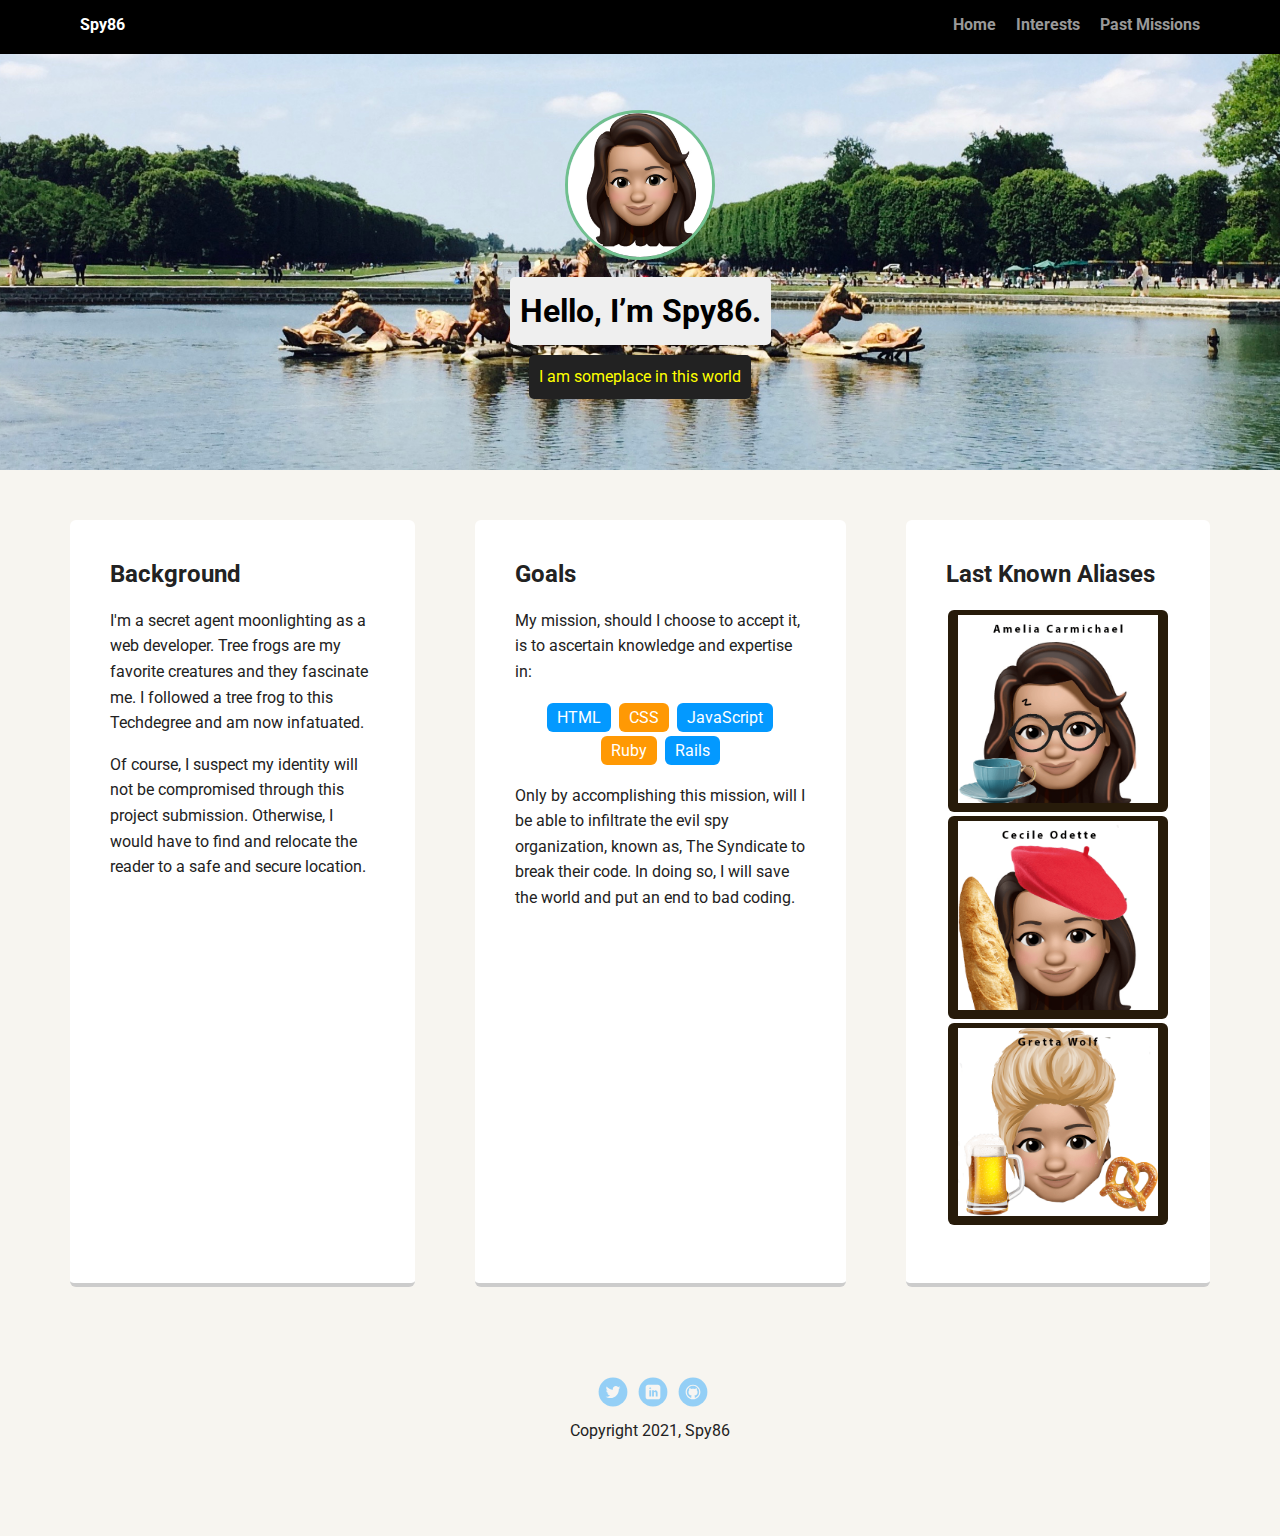
<file: index.html>
<!doctype html>
<html lang="en">
<head>
  <meta charset="utf-8">
  <title>Profile: Spy86</title>
  <meta name="viewport" content="width=device-width, initial-scale=1.0">
  <link rel="stylesheet" href="styles.css">
  <link href="https://fonts.googleapis.com/css?family=Muli%7CRoboto:400,300,500,700,900" rel="stylesheet"></head>
  <body>

    <nav class="main-nav">
        <ul class="nav">
          <li class="name">Spy86</li>
          <li><a href="index.html">Home</a></li>
          <li><a href="interests.html">Interests</a></li>
          <li><a href="past-missions.html">Past Missions</a></li>
        </ul>
    </nav>

    <header>
      <img src="images/new-me.jpeg" alt="Avatar of Spy86" class="profile-image">
      <h1 class="tag name">Hello, I’m Spy86.</h1>
      <p class="tag location">I am someplace in this world</p>
    </header>

    <main class="flex">
      <section class="card">
        <h2>Background</h2>
        <p>I'm a secret agent moonlighting as a web developer. Tree frogs are my favorite creatures and they fascinate me. I followed a tree frog to this Techdegree and am now infatuated. </p>
        <p>Of course, I suspect my identity will not be compromised through this project submission. Otherwise, I would have to find and relocate the reader to a safe and secure location.</p>
      </section> 

      <section class="card">
        <h2>Goals</h2>
        <p>My mission, should I choose to accept it, is to ascertain knowledge and expertise in: </p>
        <ul class="skills">
          <li>HTML</li>
          <li>CSS</li>
          <li>JavaScript</li>
          <li>Ruby</li>
          <li>Rails</li>
        </ul>
        <p>Only by accomplishing this mission, will I be able to infiltrate the evil spy organization, known as, The Syndicate to break their code. In doing so, I will save the world and put an end to bad coding.</p>
      </section> 

      <section class="card aliases">
        <h2>Last Known Aliases</h2>
        <ul class="aliases">
          <li><img class="resize" src="images/amelia.png" alt="British avatar of Spy86"></li>
          <li><img class="resize" src="images/cecil.png" alt="French avatar of Spy86"></li>
          <li><img class="resize" src="images/gretta.png" alt="German avatar of Spy86"></li>
        </ul>
      </section>
    </main>
    <footer>
      <ul>
        <li><a href="https://twitter.com/" class="social twitter">Twitter</a></li>
        <li><a href="https://www.linkedin.com/" class="social linkedin">LinkedIn</a></li>
        <li><a href="https://github.com/" class="social github">Github</a></li>
      </ul>
      <p class="copyright">Copyright 2021, Spy86</p>
    </footer>
  </body>
  </html>
</file>
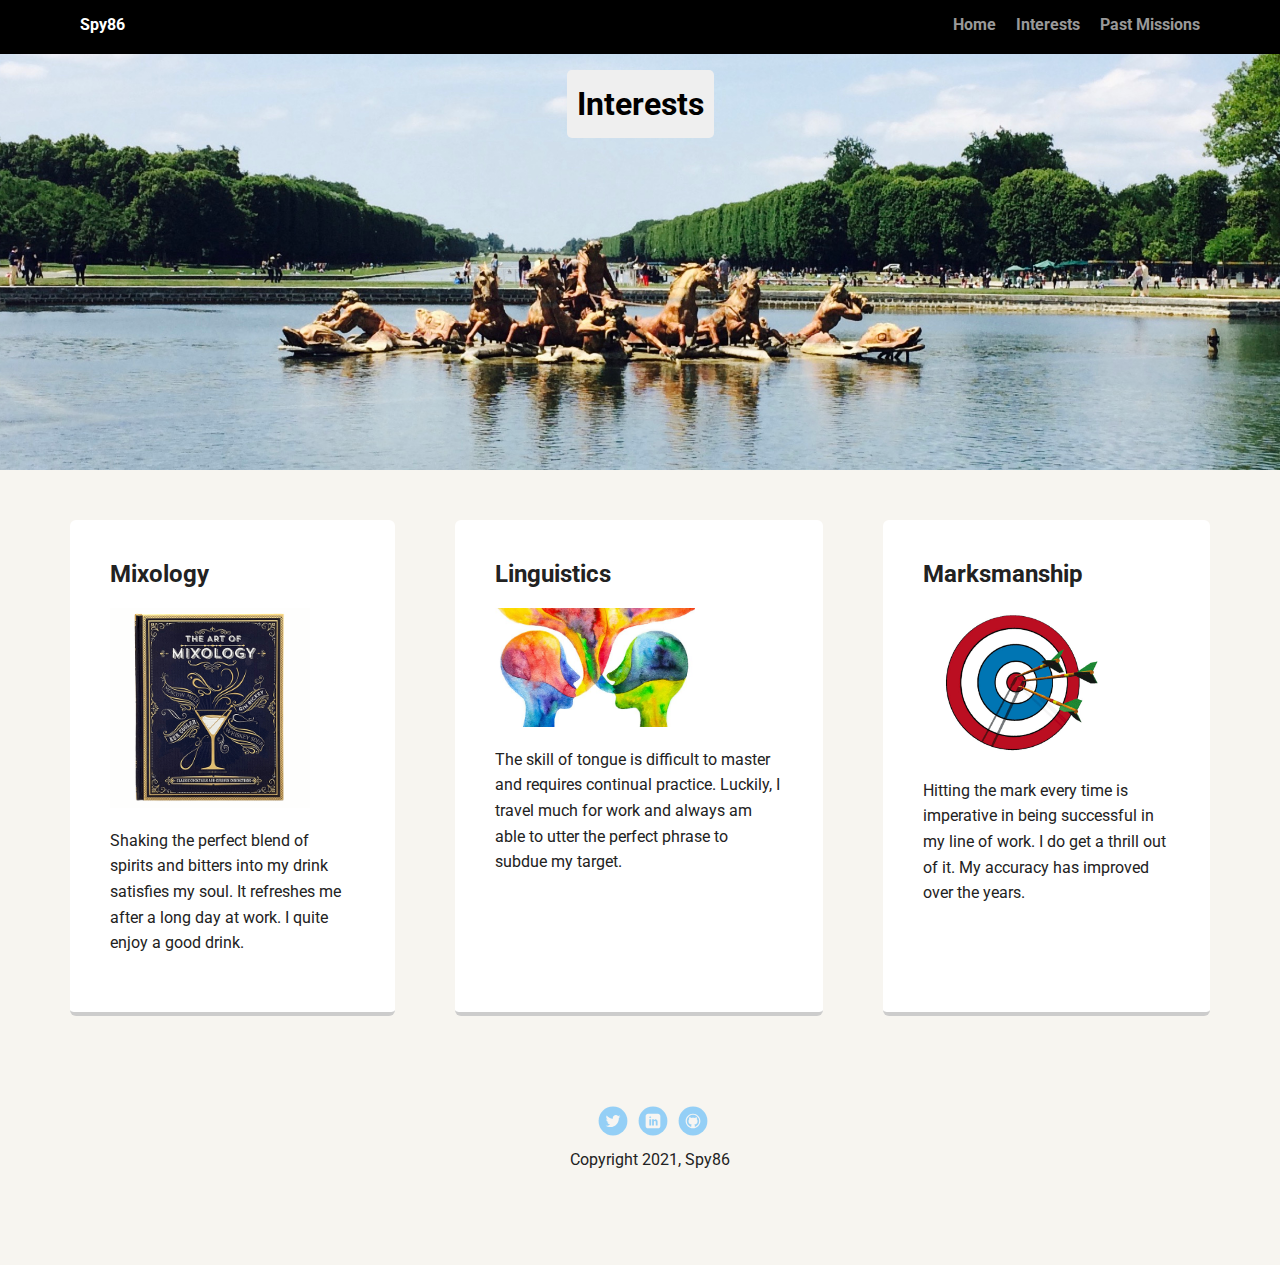
<file: interests.html>
<!doctype html>
<html lang="en">
<head>
  <meta charset="utf-8">
  <title>Profile: Spy86</title>
  <meta name="viewport" content="width=device-width, initial-scale=1.0">
  <link rel="stylesheet" href="styles.css">
  <link href="https://fonts.googleapis.com/css?family=Muli%7CRoboto:400,300,500,700,900" rel="stylesheet"></head>
  <body>

    <nav class="main-nav">
      <ul class="nav">
        <li class="name">Spy86</li>
        <li><a href="index.html">Home</a></li>
        <li><a href="interests.html">Interests</a></li>
        <li><a href="past-missions.html">Past Missions</a></li>
      </ul>
  </nav>

    <header>
      <h1 class="tag name">Interests</h1>
    </header>

    <main class="flex">
      <section class="card">
        <h2>Mixology</h2>
        <img class="resize" src="images/mixology.png" alt="Book of Mixology">
        <p>Shaking the perfect blend of spirits and bitters into my drink satisfies my soul. It refreshes me after a long day at work. I quite enjoy a good drink.</p>
      </section> 

      <section class="card">
        <h2>Linguistics</h2>
        <img class="resize" src="images/linguistics.jpeg" alt="Watercolor of two heads and dialogue between them">
        <p>The skill of tongue is difficult to master and requires continual practice. Luckily, I travel much for work and always am able to utter the perfect phrase to subdue my target.</p>
      </section> 

      <section class="card">
        <h2>Marksmanship</h2>
        <img class="resize" src="images/marksmanship.jpeg" alt="Bullseye">
        <p>Hitting the mark every time is imperative in being successful in my line of work. I do get a thrill out of it. My accuracy has improved over the years.</p>
      </section>
    </main>
    <footer>
      <ul>
        <li><a href="https://twitter.com/" class="social twitter">Twitter</a></li>
        <li><a href="https://www.linkedin.com/" class="social linkedin">LinkedIn</a></li>
        <li><a href="https://github.com/" class="social github">Github</a></li>
      </ul>
      <p class="copyright">Copyright 2021, Spy86</p>
    </footer>
  </body>
  </html>
</file>
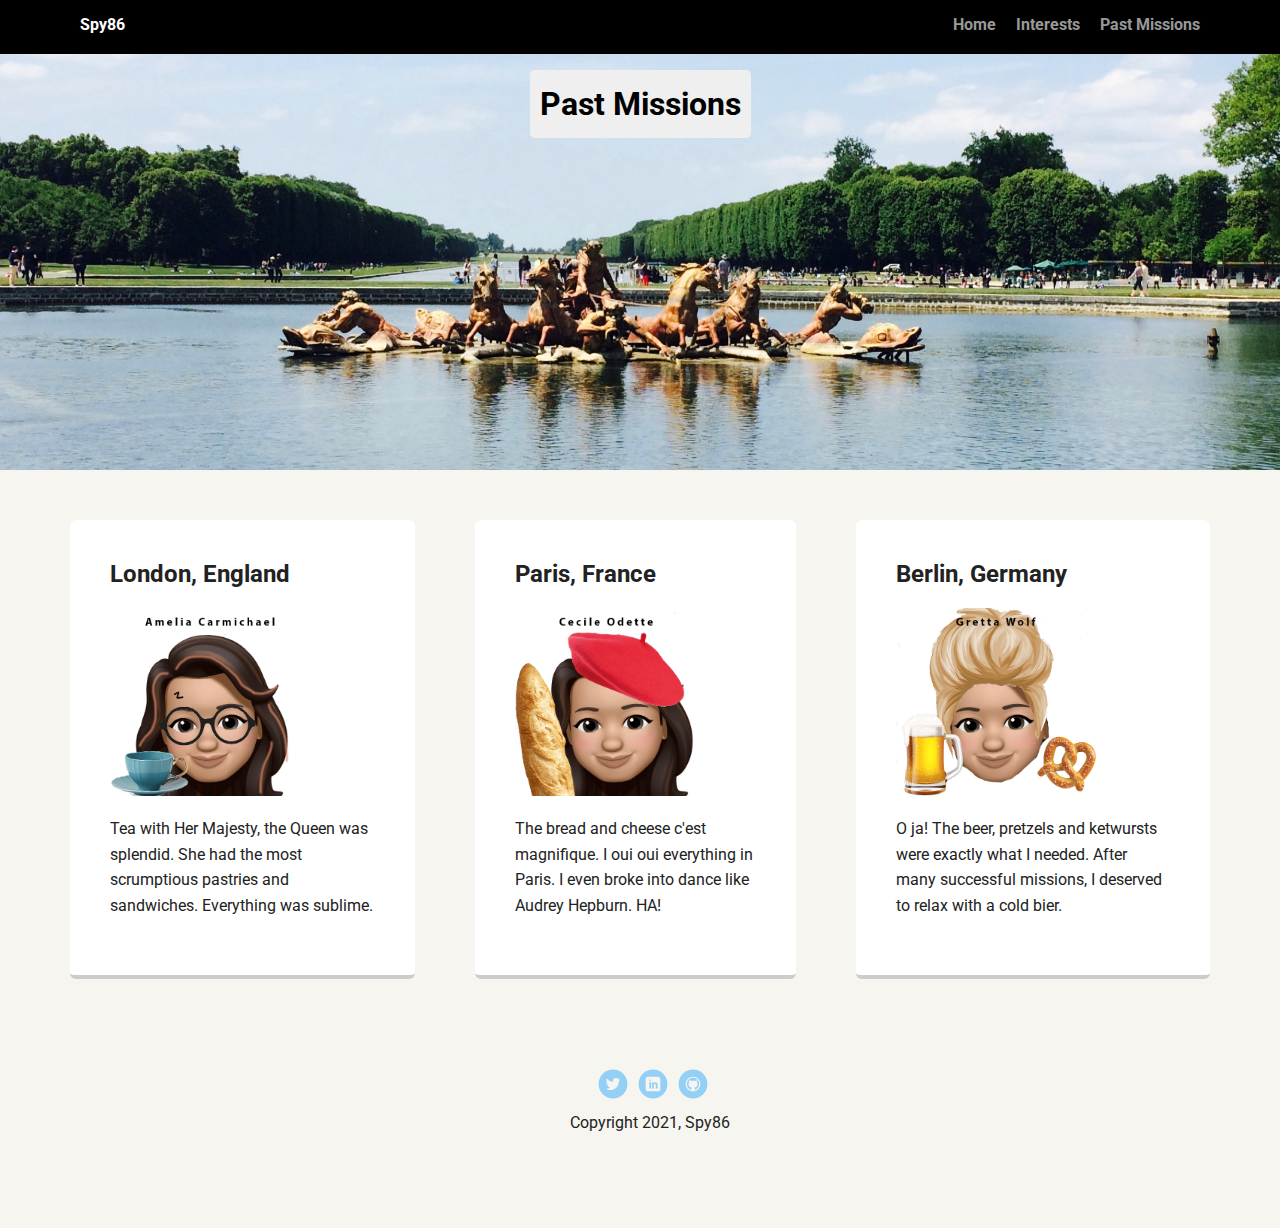
<file: past-missions.html>
<!doctype html>
<html lang="en">
<head>
  <meta charset="utf-8">
  <title>Profile: Spy86</title>
  <meta name="viewport" content="width=device-width, initial-scale=1.0">
  <link rel="stylesheet" href="styles.css">
  <link href="https://fonts.googleapis.com/css?family=Muli%7CRoboto:400,300,500,700,900" rel="stylesheet"></head>
  <body>

    <nav class="main-nav">
      <ul class="nav">
        <li class="name">Spy86</li>
        <li><a href="index.html">Home</a></li>
        <li><a href="interests.html">Interests</a></li>
        <li><a href="past-missions.html">Past Missions</a></li>
      </ul>
  </nav>

    <header>
      <h1 class="tag name">Past Missions</h1>
    </header>

    <main class="flex">
      <section class="card">
        <h2>London, England</h2>
        <img class="resize" src="images/amelia.png" alt="British avatar of Claudia">
        <p>Tea with Her Majesty, the Queen was splendid. She had the most scrumptious pastries and sandwiches. Everything was sublime.</p>
      </section> 

      <section class="card">
        <h2>Paris, France</h2>
        <img class="resize" src="images/cecil.png" alt="French avatar of Claudia">
        <p>The bread and cheese c'est magnifique. I oui oui everything in Paris. I even broke into dance like Audrey Hepburn. HA!</p>
      </section> 

      <section class="card">
        <h2>Berlin, Germany</h2>
        <img class="resize" src="images/gretta.png" alt="German avatar of Claudia">
        <p>O ja! The beer, pretzels and ketwursts were exactly what I needed. After many successful missions, I deserved to relax with a cold bier.</p>
      </section>
    </main>
    <footer>
      <ul>
        <li><a href="https://twitter.com/" class="social twitter">Twitter</a></li>
        <li><a href="https://www.linkedin.com/" class="social linkedin">LinkedIn</a></li>
        <li><a href="https://github.com/" class="social github">Github</a></li>
      </ul>
      <p class="copyright">Copyright 2021, Spy86</p>
    </footer>
  </body>
  </html>
</file>
<file: styles.css>
/* Global Layout Set-up */
* {
  box-sizing: border-box;
}

body {
  margin: 0;
  padding: 0;
  text-align: center;
  font-family: "Roboto", sans-serif;
  color: #222;
  background: #f7f5f0;
}
/* Link Styles */

a {
  text-decoration: none;
  color: #999;
}
a:hover {
  color: #6633ff;
}

/* Section Styles */

.main-nav {
  width: 100%;
  background: black;
  min-height: 30px;
  padding: 10px;
  position: fixed;
  text-align: center;
}
.nav {
  display: flex;
  justify-content: space-around;
  font-weight: 700;
  list-style-type: none;
  margin: 0 auto;
  padding: 0;
}

.nav .name {
  display: block;
  margin-right: auto;
  color: white;
}
.nav li {
  padding: 5px 10px 10px 10px;
}
.nav a {
  transition: all 0.5s;
}
.nav a:hover {
  color: white;
}

header {
  text-align: center;
  background: url("images/new-background.jpg") no-repeat top center;
  background-size: cover;
  overflow: hidden;
  padding-top: 60px;
}
header {
  line-height: 1.5;
}
header .profile-image {
  margin-top: 50px;
  width: 150px;
  height: 150px;
  border-radius: 75%;
  border: 3px solid rgb(112, 192, 143);
  transition: all 0.9s;
}
header .profile-image:hover {
  transform: scale(1.2) rotate(5deg);
}
.tag {
  background-color: #efefef;
  color: black;
  padding: 10px;
  border-radius: 5px;
  display: table;
  margin: 10px auto;
}
.location {
  background-color: #222;
  color: yellow;
}
.card {
  margin: 30px;
  padding: 20px 40px 40px;
  max-width: 500px;
  text-align: left;
  background: #fff;
  border-bottom: 4px solid #ccc;
  border-radius: 6px;
  transition: all 0.5s;
}
.card:hover {
  border-color: #ff99ff;
}

ul.skills {
  padding: 0;
  text-align: center;
}

.skills li {
  border-radius: 6px;
  display: inline-block;
  background: #ff9904;
  color: white;
  padding: 5px 10px;
  margin: 2px;
}

.skills li:nth-child(odd) {
  background: #0399ff;
}

.resize {
  width: 200px;
  height: auto;
}

ul.aliases {
  padding: 0;
  text-align: center;
}

.aliases li {
  border-radius: 6px;
  display: inline-block;
  background: #271b0a;
  color: white;
  padding: 5px 10px;
  margin: 2px;
}

footer {
  width: 100%;
  min-height: 30px;
  padding: 20px 0 40px 20px;
}

footer .copyright {
  top: -8px;
  font-size: 0.75em;
}

footer ul {
  list-style-type: none;
  margin: 0;
  padding: 0;
}

footer ul li {
  display: inline-block;
}

a.social {
  display: inline-block;
  text-indent: -9999px;
  margin-left: 5px;
  width: 30px;
  height: 30px;
  background-size: 30px 30px;
  opacity: 0.4;
  transition: all 0.5s;
}
a.twitter {
  background-image: url(images/twitter.svg);
}
a.linkedin {
  background-image: url(images/linkedin.svg);
}
a.github {
  background-image: url(images/github.svg);
}
a.social:hover {
  opacity: 1;
}
.clearfix {
  clear: both;
}

/* Styles for larger screens */
@media screen and (min-width: 720px) {
  .flex {
    display: -ms-flexbox; /* TWEENER - IE 10 */
    display: flex;
    max-width: 1200px;
    -ms-flex-pack: distribute;
    justify-content: space-around;
    margin: 0 auto;
  }

  header {
    min-height: 470px;
  }

  .nav {
    max-width: 1200px;
    padding: 0 30px;
  }

  main {
    padding-top: 20px;
  }

  main p {
    line-height: 1.6em;
  }

  footer {
    font-size: 1.3em;
    max-width: 1200px;
    margin: 40px auto;
  }
}
</file>
